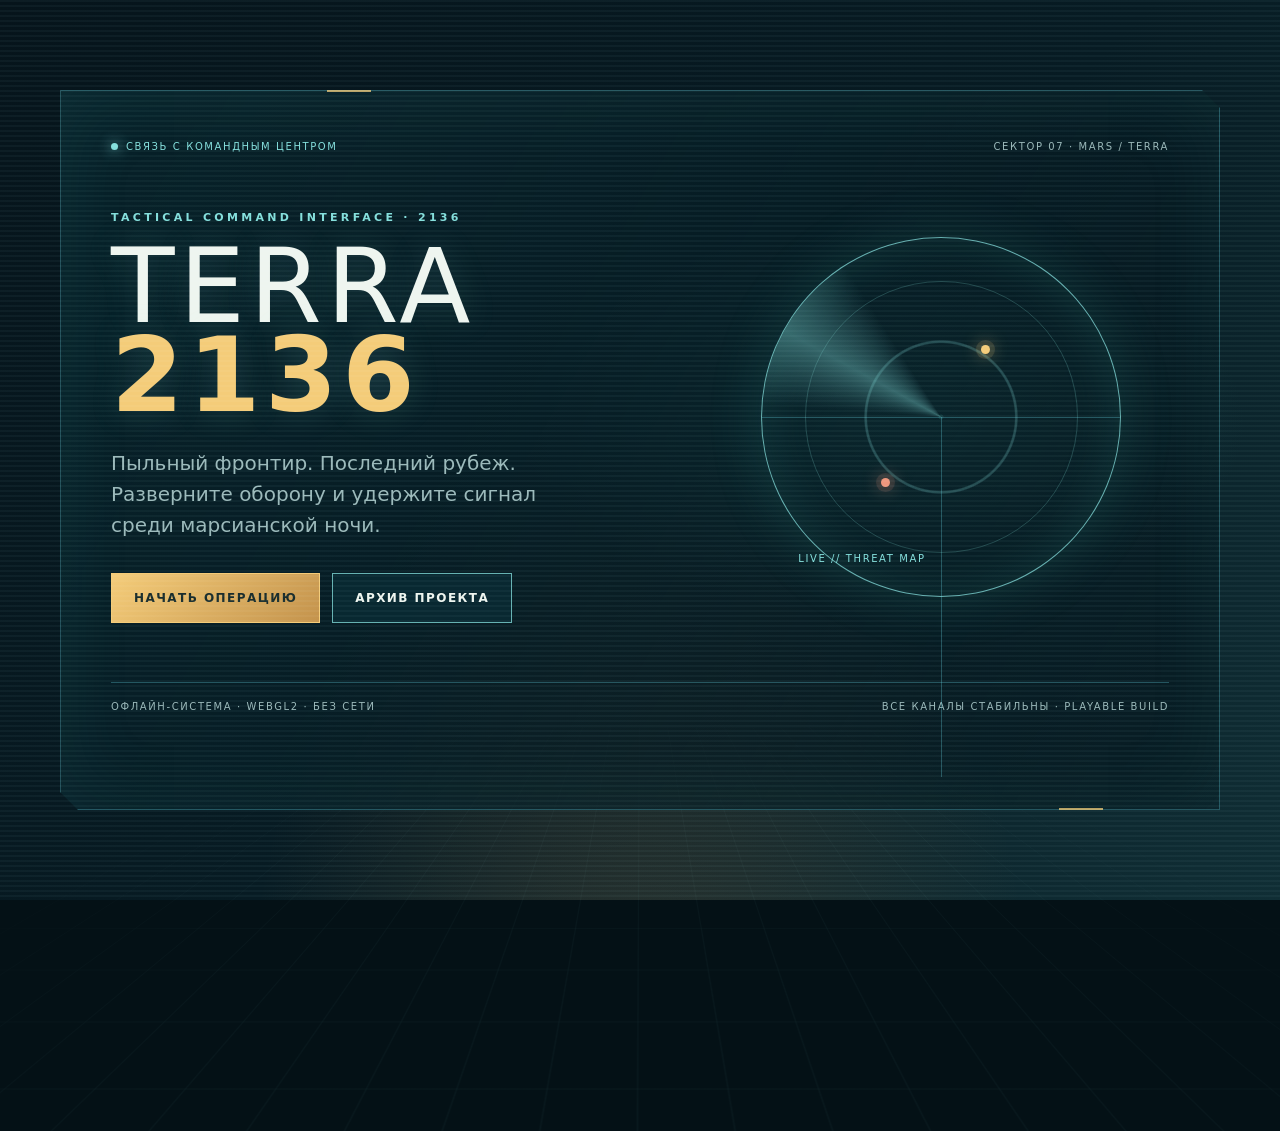
<file: index.html>
<!doctype html>
<html lang="ru">
<head>
  <meta charset="utf-8">
  <meta name="viewport" content="width=device-width, initial-scale=1">
  <meta name="theme-color" content="#071b23">
  <meta name="description" content="TERRA 2136: Desert Stryke — мобильная тактическая стратегия в браузере.">
  <title>TERRA 2136 · Desert Stryke</title>
  <style>
    :root {
      color-scheme: dark;
      --bg: #071b23;
      --deep: #041116;
      --panel: rgba(8, 34, 42, .78);
      --line: rgba(99, 206, 219, .32);
      --line-bright: rgba(132, 223, 220, .76);
      --text: #eef5ef;
      --muted: #9bb9ba;
      --cyan: #84dfdc;
      --gold: #f4cc79;
      --red: #ef977d;
    }
    * { box-sizing: border-box; }
    html, body { min-height: 100%; }
    body {
      margin: 0;
      overflow-x: hidden;
      color: var(--text);
      background: var(--deep);
      font-family: "Trebuchet MS", system-ui, sans-serif;
    }
    body::before {
      position: fixed;
      inset: 0;
      z-index: 5;
      pointer-events: none;
      content: "";
      opacity: .075;
      background: repeating-linear-gradient(0deg, transparent 0 3px, #b7ffff 4px, transparent 5px);
      mix-blend-mode: screen;
    }
    .intro {
      position: relative;
      display: grid;
      min-height: 100vh;
      place-items: center;
      isolation: isolate;
      background:
        radial-gradient(ellipse at 69% 47%, rgba(37, 119, 119, .32), transparent 29%),
        radial-gradient(ellipse at 50% 120%, rgba(218, 145, 74, .16), transparent 44%),
        linear-gradient(135deg, #06141b 0%, var(--bg) 53%, #102e35 100%);
    }
    .intro::after {
      position: absolute;
      inset: 0;
      z-index: -1;
      content: "";
      opacity: .2;
      background-image: linear-gradient(rgba(132,223,220,.15) 1px, transparent 1px), linear-gradient(90deg, rgba(132,223,220,.15) 1px, transparent 1px);
      background-size: 58px 58px;
      mask-image: linear-gradient(90deg, transparent, #000 25% 75%, transparent);
      transform: perspective(520px) rotateX(57deg) translateY(28%);
      transform-origin: bottom;
    }
    .frame {
      position: relative;
      width: min(1160px, calc(100% - 36px));
      min-height: min(720px, calc(100vh - 36px));
      padding: clamp(22px, 4vw, 50px);
      border: 1px solid var(--line);
      background: linear-gradient(120deg, rgba(8, 35, 43, .9), rgba(5, 20, 27, .56));
      box-shadow: 0 0 0 7px rgba(3, 14, 19, .5), 0 28px 90px rgba(0,0,0,.42), inset 0 0 80px rgba(81, 190, 190, .08);
      clip-path: polygon(0 0, calc(100% - 18px) 0, 100% 18px, 100% 100%, 18px 100%, 0 calc(100% - 18px));
    }
    .frame::before, .frame::after { position: absolute; width: 44px; height: 8px; content: ""; border-top: 2px solid var(--gold); opacity: .75; }
    .frame::before { top: -1px; left: 23%; }
    .frame::after { right: 10%; bottom: -1px; transform: rotate(180deg); }
    .topbar, .bottombar { display: flex; align-items: center; justify-content: space-between; gap: 18px; color: var(--muted); font-size: 10px; letter-spacing: .16em; text-transform: uppercase; }
    .signal { color: var(--cyan); }
    .signal::before { display: inline-block; width: 7px; height: 7px; margin-right: 8px; border-radius: 50%; content: ""; background: var(--cyan); box-shadow: 0 0 13px var(--cyan); animation: pulse 1.8s infinite; }
    .main { display: grid; grid-template-columns: minmax(0, 1.05fr) minmax(280px, .95fr); align-items: center; gap: clamp(28px, 8vw, 100px); min-height: 530px; }
    .copy { position: relative; z-index: 1; }
    .eyebrow { margin: 0 0 18px; color: var(--cyan); font-size: 11px; font-weight: 700; letter-spacing: .3em; text-transform: uppercase; }
    h1 { max-width: 700px; margin: 0; font-size: clamp(48px, 9vw, 104px); font-weight: 400; line-height: .86; letter-spacing: .045em; text-shadow: 0 0 34px rgba(132,223,220,.16); }
    h1 strong { display: block; color: var(--gold); font-weight: 700; }
    .tagline { max-width: 470px; margin: 28px 0 0; color: var(--muted); font-size: clamp(16px, 2vw, 20px); line-height: 1.55; }
    .actions { display: flex; flex-wrap: wrap; gap: 12px; margin-top: 32px; }
    a { color: inherit; text-decoration: none; }
    .button { display: inline-flex; min-height: 50px; align-items: center; justify-content: center; padding: 13px 22px; border: 1px solid var(--line-bright); color: var(--text); background: rgba(10, 48, 57, .62); font-size: 12px; font-weight: 700; letter-spacing: .12em; text-transform: uppercase; transition: .2s ease; }
    .button:hover, .button:focus-visible { color: var(--deep); background: var(--cyan); box-shadow: 0 0 26px rgba(132,223,220,.3); transform: translateY(-2px); }
    .button.primary { border-color: var(--gold); color: #192c2c; background: linear-gradient(135deg, #f4cc79, #c4934c); }
    .button.primary:hover, .button.primary:focus-visible { background: #ffe2a2; }
    .radar-wrap { position: relative; display: grid; place-items: center; min-height: 360px; }
    .radar { position: relative; width: min(360px, 75vw); aspect-ratio: 1; border: 1px solid var(--line-bright); border-radius: 50%; background: radial-gradient(circle, rgba(71, 172, 163, .17) 0 2px, transparent 3px), repeating-radial-gradient(circle, transparent 0 29%, rgba(132,223,220,.24) 29.5% 30%, transparent 30.5% 100%); box-shadow: 0 0 60px rgba(72, 205, 193, .12), inset 0 0 50px rgba(72, 205, 193, .12); }
    .radar::before { position: absolute; inset: 0; border-radius: 50%; content: ""; background: conic-gradient(from 0deg, transparent 0 76%, rgba(132,223,220,.36) 83%, transparent 91%); animation: sweep 5s linear infinite; }
    .radar::after { position: absolute; inset: 12%; border: 1px solid rgba(132,223,220,.22); border-radius: 50%; content: ""; }
    .crosshair { position: absolute; inset: 50% 0 auto; height: 1px; background: var(--line); }
    .crosshair::after { position: absolute; top: -50%; left: 50%; width: 1px; height: min(360px, 75vw); content: ""; background: var(--line); }
    .blip { position: absolute; width: 9px; height: 9px; border-radius: 50%; background: var(--gold); box-shadow: 0 0 0 5px rgba(244,204,121,.13), 0 0 18px var(--gold); animation: blink 2.2s infinite; }
    .blip.one { top: 30%; left: 61%; } .blip.two { top: 67%; left: 33%; animation-delay: .8s; background: var(--red); box-shadow: 0 0 0 5px rgba(239,151,125,.12), 0 0 18px var(--red); }
    .radar-label { position: absolute; bottom: 9%; left: 10%; color: var(--cyan); font-size: 10px; letter-spacing: .16em; }
    .bottombar { border-top: 1px solid var(--line); padding-top: 18px; }
    @keyframes sweep { to { transform: rotate(360deg); } } @keyframes pulse { 50% { opacity: .4; } } @keyframes blink { 50% { transform: scale(.55); opacity: .55; } }
    @media (max-width: 720px) { .frame { width: calc(100% - 20px); min-height: calc(100vh - 20px); padding: 20px; } .main { grid-template-columns: 1fr; min-height: 0; gap: 8px; padding: 48px 0 30px; } .radar-wrap { min-height: 250px; order: -1; } .radar { width: min(260px, 62vw); } .crosshair::after { height: min(260px, 62vw); } .topbar span:last-child, .bottombar span:last-child { display: none; } h1 { font-size: clamp(48px, 16vw, 78px); } }
    @media (prefers-reduced-motion: reduce) { *, *::before, *::after { animation-duration: .01ms !important; animation-iteration-count: 1 !important; transition-duration: .01ms !important; } }
  </style>
</head>
<body>
  <main class="intro">
    <section class="frame" aria-label="TERRA 2136 command interface">
      <header class="topbar"><span class="signal">Связь с командным центром</span><span>Сектор 07 · Mars / Terra</span></header>
      <div class="main">
        <section class="copy">
          <p class="eyebrow">Tactical command interface · 2136</p>
          <h1>TERRA <strong>2136</strong></h1>
          <p class="tagline">Пыльный фронтир. Последний рубеж. Разверните оборону и удержите сигнал среди марсианской ночи.</p>
          <nav class="actions" aria-label="Основная навигация">
            <a class="button primary" href="./TERRA2136_PLAY_v0.99.2.html">Начать операцию</a>
            <a class="button" href="https://github.com/Max-aye/TD-RTS---Desert-stryke">Архив проекта</a>
          </nav>
        </section>
        <section class="radar-wrap" aria-label="Тактический радар">
          <div class="radar"><span class="crosshair"></span><i class="blip one"></i><i class="blip two"></i><span class="radar-label">LIVE // THREAT MAP</span></div>
        </section>
      </div>
      <footer class="bottombar"><span>Офлайн-система · WebGL2 · без сети</span><span>Все каналы стабильны · PLAYABLE BUILD</span></footer>
    </section>
  </main>
</body>
</html>
</file>
